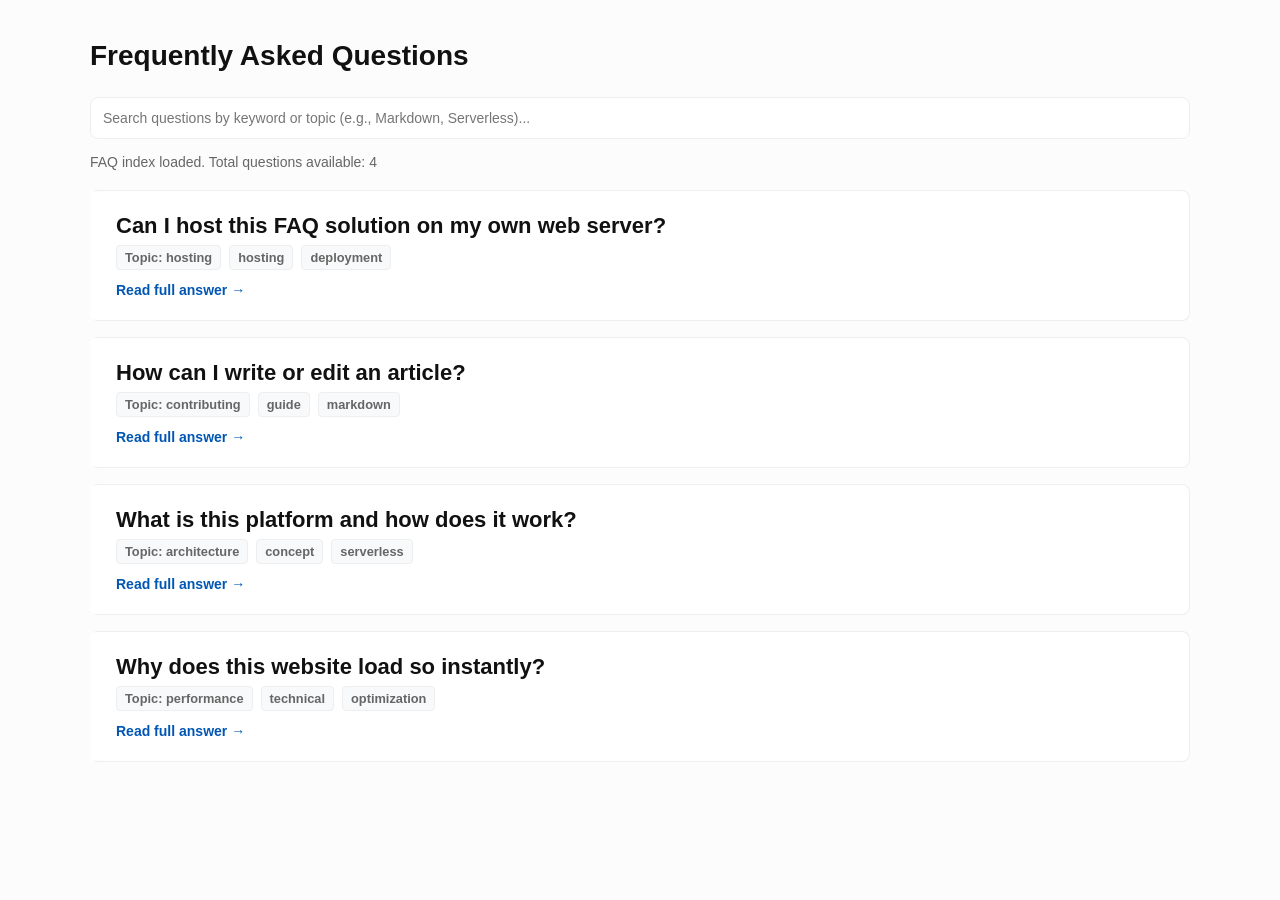
<file: index.html>
<!DOCTYPE html>
<html lang="en">
<head>
  <meta charset="UTF-8">
  <meta name="viewport" content="width=device-width, initial-scale=1.0">
  <title>Frequently Asked Questions (FAQ)</title>
  <!-- Connects to your cleaned stylesheet -->
  <link rel="stylesheet" href="style.css">
  <!-- Loads the local markdown library in the background without blocking render -->
  <script src="markdown-it.min.js" defer></script>
  <script src="script.js" defer></script>
</head>
<body>

  <h1>Frequently Asked Questions</h1>

  <!-- Central Search Wrapper -->
  <div class="search-wrapper">
    <input type="text" id="searchInput" placeholder="Search questions by keyword or topic (e.g., Markdown, Serverless)..." autocomplete="off">
    <button id="resetSearchBtn" class="invisible">✕</button>
  </div>
  
  <!-- Status and Feedback -->
  <p id="searchCounter">Loading registry index...</p>
  
  <!-- Result Container with Temporary Skeleton UI -->
  <div id="articlesContainer">
    <div class="skeleton-card">
      <div class="skeleton-title"></div>
      <div class="skeleton-meta"></div>
      <div class="skeleton-text"></div>
    </div>
    <div class="skeleton-card">
      <div class="skeleton-title"></div>
      <div class="skeleton-meta"></div>
      <div class="skeleton-text"></div>
    </div>
    <div class="skeleton-card">
      <div class="skeleton-title"></div>
      <div class="skeleton-meta"></div>
      <div class="skeleton-text"></div>
    </div>
  </div>
  
  <div id="noResults" class="hidden"><h3>No matching topics found.</h3></div>

  <!-- Load More Wrapper -->
  <div id="loadMoreWrapper" class="hidden">
    <button id="loadMoreBtn">Load more questions</button>
  </div>

</body>
</html>
</file>
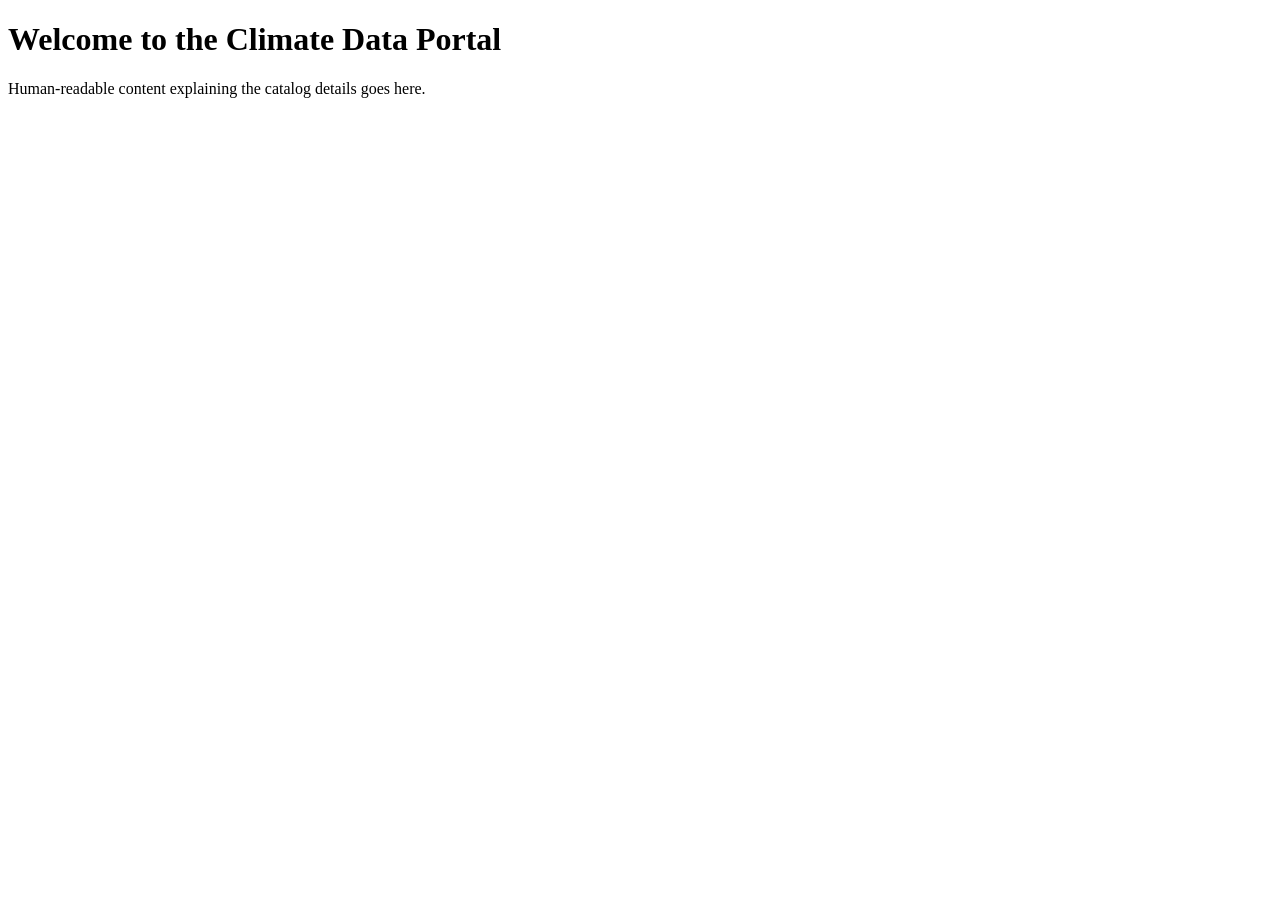
<file: pindex.html>
<!DOCTYPE html>
<html lang="en">
<head>
    <meta charset="UTF-8">
    <title>Climate Data Portal</title>

    <!-- Embedded DCAT JSON-LD Metadata -->
    <script type="application/ld+json">
   {
  "@context": {
    "dcat": "http://w3.org",
    "dct": "http://purl.org/dc/terms/",
    "foaf": "http://xmlns.com",
    "rdfs": "http://w3.org",
    "vcard": "http://w3.org",
    "cpsv": "http://purl.org",
    "cv": "http://europa.eu",
    "xsd": "http://www.w3.org/2001/XMLSchema#"
  },
  "@graph": [
    {
      "@id": "https://example.org",
      "@type": "dcat:Catalog",
      "dct:title": { "@language": "en", "@value": "City Open Data Catalog" },
      "dct:description": { "@language": "en", "@value": "Official open data catalog containing public datasets and services from the city administration." },
      "dct:publisher": { "@id": "https://example.org" },
      "dct:language": { "@id": "http://europa.eu" },
      "dcat:themeTaxonomy": { "@id": "http://europa.eu" },
      "dcat:dataset": { "@id": "https://example.org" },
      "dcat:service": { "@id": "https://example.org" }
    },
    {
      "@id": "https://example.org",
      "@type": "foaf:Agent",
      "foaf:name": { "@language": "en", "@value": "City Hall Open Data Department" }
    },
    {
      "@id": "https://example.org",
      "@type": "dcat:Distribution",
      "dct:title": { "@language": "en", "@value": "Air Quality CSV Distribution" },
      "dcat:accessURL": { "@id": "https://example.org" },
      "dct:accessService": { "@id": "https://example.org" },
      "dct:format": { "@id": "http://europa.eu" },
      "dct:license": { "@id": "http://europa.eu" }
    },
    {
      "@id": "https://example.org",
      "@type": "dcat:DataService",
      "dct:title": { "@language": "en", "@value": "City Air Quality Real-Time API" },
      "dct:description": { "@language": "en", "@value": "REST API providing live streaming metrics for environmental sensors." },
      "dcat:endpointURL": { "@id": "https://example.org" },
      "dcat:endpointDescription": { "@id": "https://example.org" },
      "dcat:servesDataset": { "@id": "https://example.org" }
    },
    {
      "@id": "https://example.org",
      "@type": "cpsv:PublicService",
      "dct:title": { "@language": "en", "@value": "Public Environmental Monitoring Service" },
      "dct:description": { "@language": "en", "@value": "The statutory municipal service tracking local ecological and atmospheric conditions." },
      "cv:hasCompetentAuthority": { "@id": "https://example.org" },
      "foaf:homepage": { "@id": "https://example.org" },
      "dct:relation": { "@id": "https://example.org" }
    },
    {
      "@id": "https://example.org",
      "@type": "vcard:Kind",
      "vcard:fn": "Environment Data Support Team",
      "vcard:hasEmail": { "@id": "mailto:data-support@example.org" }
    }
  ]
}
    </script>
</head>
<body>
    <h1>Welcome to the Climate Data Portal</h1>
    <p>Human-readable content explaining the catalog details goes here.</p>
</body>
</html>
</file>
<file: style.css>
/* ==========================================================================
   0. COLOR VARIABLES (LIGHT & DARK MODE)
   ========================================================================== */
:root {
  --bg-main: #fcfcfc;
  --bg-card: #ffffff;
  --bg-secondary: #f8f9fa;
  --text-main: #333333;
  --text-title: #111111;
  --text-muted: #666666;
  --border-color: #eeeeee;
  --border-hover: #cbd5e1;
  --badge-discipline-bg: #475569;
  --badge-discipline-text: #f8fafc;
}

@media (prefers-color-scheme: dark) {
  :root {
    --bg-main: #0f172a;
    --bg-card: #1e293b;
    --bg-secondary: #334155;
    --text-main: #cbd5e1;
    --text-title: #f8fafc;
    --text-muted: #94a3b8;
    --border-color: #334155;
    --border-hover: #475569;
    --badge-discipline-bg: #334155;
    --badge-discipline-text: #e2e8f0;
  }
}

/* ==========================================================================
   1. GLOBAL STYLES & LAYOUT
   ========================================================================== */
body {
  font-family: -apple-system, BlinkMacSystemFont, "Segoe UI", Roboto, sans-serif;
  max-width: 1100px;
  margin: 40px auto;
  padding: 0 20px;
  background-color: var(--bg-main);
  color: var(--text-main);
  overflow-y: scroll; 
}

h1 {
  font-size: 28px;
  margin-bottom: 25px;
  color: var(--text-title);
}

mark { 
  background-color: #ffeb3b; 
  padding: 0 2px; 
  border-radius: 2px; 
}

/* ==========================================================================
   2. SEARCH COMPONENT
   ========================================================================== */
.search-wrapper { 
  position: relative; 
  margin-bottom: 15px; 
}

#searchInput { 
  width: 100%; 
  padding: 12px; 
  font-size: 14px; 
  border: 1px solid var(--border-color); 
  border-radius: 8px; 
  box-sizing: border-box; 
  background-color: var(--bg-card);
  color: var(--text-title);
}

#resetSearchBtn { 
  position: absolute; 
  right: 14px; 
  top: 50%; 
  transform: translateY(-50%); 
  background: none; 
  border: none; 
  font-size: 18px; 
  cursor: pointer; 
  color: var(--text-muted); 
}

#searchCounter { 
  font-size: 14px; 
  color: var(--text-muted); 
  margin-bottom: 20px; 
}

#noResults { 
  text-align: center; 
  padding: 40px 20px; 
  background: var(--bg-card); 
  border-radius: 8px; 
  border: 1px dashed var(--border-color); 
}

/* ==========================================================================
   3. ARTICLE CARDS & METADATA
   ========================================================================== */
#articlesContainer {
  display: flex;
  flex-direction: column;
  gap: 16px;
}

.filterable { 
  background: var(--bg-card); 
  color: var(--text-main);
  padding: 22px; 
  border-radius: 8px; 
  border: 1px solid var(--border-color); 
  border-left: 4px solid transparent; 
  cursor: pointer; 
  transition: background-color 0.2s ease, border-color 0.2s ease; 
}

.filterable:hover { 
  background-color: var(--bg-card); 
  border-color: var(--border-hover);
  border-left-color: #0066cc; 
}

.filterable h2 { 
  margin-top: 0; 
  margin-bottom: 6px; 
  font-size: 22px; 
  color: var(--text-title);
}

.filterable .abstract-text { 
  margin: 0; 
  line-height: 1.6; 
  color: var(--text-muted);
}

.article-meta-inline {
  margin-bottom: 12px;
  display: flex;
  gap: 8px;
  flex-wrap: wrap;
}

.badge {
  padding: 4px 8px;
  border-radius: 4px;
  font-size: 0.8rem;
  font-weight: bold;
}

.discipline-badge {
  background-color: var(--bg-secondary);
  color: var(--text-muted);
  border: 1px solid var(--border-color);
}

/* De andre tilpassede emneordene beholder samme rene uttrykk */
.badge:not(.discipline-badge) {
  background-color: var(--bg-secondary);
  color: var(--text-muted);
  border: 1px solid var(--border-color);
}

/* ==========================================================================
   4. EXPANDED CONTENT & TARGETED MARKDOWN TYPOGRAPHY
   ========================================================================== */
.full-content {
  margin-top: 15px;
  padding-top: 15px;
  border-top: 1px dashed var(--border-color);
  line-height: 1.6;
}

.full-content p {
  margin-top: 0;
  margin-bottom: 1em;
}

.full-content h4 {
  margin-top: 24px;
  margin-bottom: 8px;
  font-size: 16px;
  color: var(--text-title);
}

.full-content ul {
  margin: 15px 0;
  padding-left: 20px;
}

.full-content li {
  margin-bottom: 8px;
  line-height: 1.6;
}

/* Advanced Markdown Features (Tables, Quotes, Code) */
.full-content table {
  width: 100%;
  border-collapse: collapse;
  margin: 20px 0;
  font-size: 15px;
}

.full-content th, 
.full-content td {
  padding: 10px 12px;
  border: 1px solid var(--border-color);
  text-align: left;
}

.full-content th {
  background-color: var(--bg-secondary);
  font-weight: 600;
  color: var(--text-title);
}

.full-content blockquote {
  margin: 20px 0;
  padding: 12px 18px;
  background-color: var(--bg-secondary);
  border-left: 4px solid #0066cc;
  color: var(--text-muted);
  border-radius: 0 6px 6px 0;
}

.full-content blockquote p {
  margin: 0;
}

.full-content code {
  font-family: monospace;
  background-color: var(--bg-secondary);
  color: var(--text-title);
  padding: 2px 6px;
  border-radius: 4px;
  font-size: 0.9em;
}

.full-content pre {
  background-color: #1e293b;
  color: #f8fafc;
  padding: 16px;
  border-radius: 6px;
  overflow-x: auto;
  margin: 20px 0;
}

.full-content pre code {
  background-color: transparent;
  color: inherit;
  padding: 0;
  font-size: 14px;
}

/* ==========================================================================
   5. INTERACTION BUTTONS
   ========================================================================== */
.read-more-btn {
  background: none;
  border: none;
  color: #0056b3;
  font-weight: bold;
  padding: 0;
  margin-top: 12px;
  font-size: 14px;
  cursor: pointer;
  display: block;
}

.read-more-btn:hover {
  text-decoration: underline;
}

.close-article-btn,
.share-btn {
  background-color: var(--bg-secondary);
  color: var(--text-muted);
  border: 1px solid var(--border-color);
  padding: 6px 12px;
  font-size: 13px;
  font-weight: 500;
  border-radius: 4px;
  cursor: pointer;
  margin-top: 20px;
  transition: all 0.2s;
}

.share-btn {
  margin-right: 10px;
}

.close-article-btn:hover,
.share-btn:hover {
  background-color: var(--border-color);
  color: var(--text-title);
}

.share-btn.copied {
  background-color: #10b981;
  color: white;
  border-color: #10b981;
}

#loadMoreWrapper {
  display: flex;
  justify-content: center;
  margin: 30px 0;
  width: 100%;
}

#loadMoreBtn {
  background-color: #0066cc;
  color: #ffffff;
  border: none;
  padding: 12px 24px;
  font-size: 1rem;
  font-weight: 600;
  border-radius: 6px;
  cursor: pointer;
  transition: background-color 0.2s ease, transform 0.1s ease;
  box-shadow: 0 2px 4px rgba(0, 0, 0, 0.1);
}

#loadMoreBtn:hover {
  background-color: #0052a3;
}

#loadMoreBtn:active {
  transform: scale(0.98);
}

/* ==========================================================================
   6. SKELETON LOADING UI (PERFORMANCE OPTIMIZATION)
   ========================================================================== */
.skeleton-card {
  background: var(--bg-card);
  border: 1px solid var(--border-color);
  padding: 22px;
  border-radius: 8px;
  display: flex;
  flex-direction: column;
  gap: 12px;
  pointer-events: none;
}

.skeleton-title, 
.skeleton-meta, 
.skeleton-text {
  background: linear-gradient(90deg, #f1f5f9 25%, #e2e8f0 50%, #f1f5f9 75%);
  background-size: 200% 100%;
  animation: skeleton-pulse 1.5s infinite linear;
  border-radius: 4px;
}

@media (prefers-color-scheme: dark) {
  .skeleton-title, .skeleton-meta, .skeleton-text {
    background: linear-gradient(90deg, #1e293b 25%, #334155 50%, #1e293b 75%);
    background-size: 200% 100%;
  }
}

.skeleton-title { width: 40%; height: 24px; }
.skeleton-meta { width: 20%; height: 16px; }
.skeleton-text { width: 100%; height: 40px; }

@keyframes skeleton-pulse {
  0% { background-position: 200% 0; }
  100% { background-position: -200% 0; }
}

/* ==========================================================================
   7. UTILITY CLASSES (JAVASCRIPT DEPENDENCIES)
   ========================================================================== */
.hidden { 
  display: none !important; 
}

.invisible { 
  visibility: hidden; 
}
</file>
